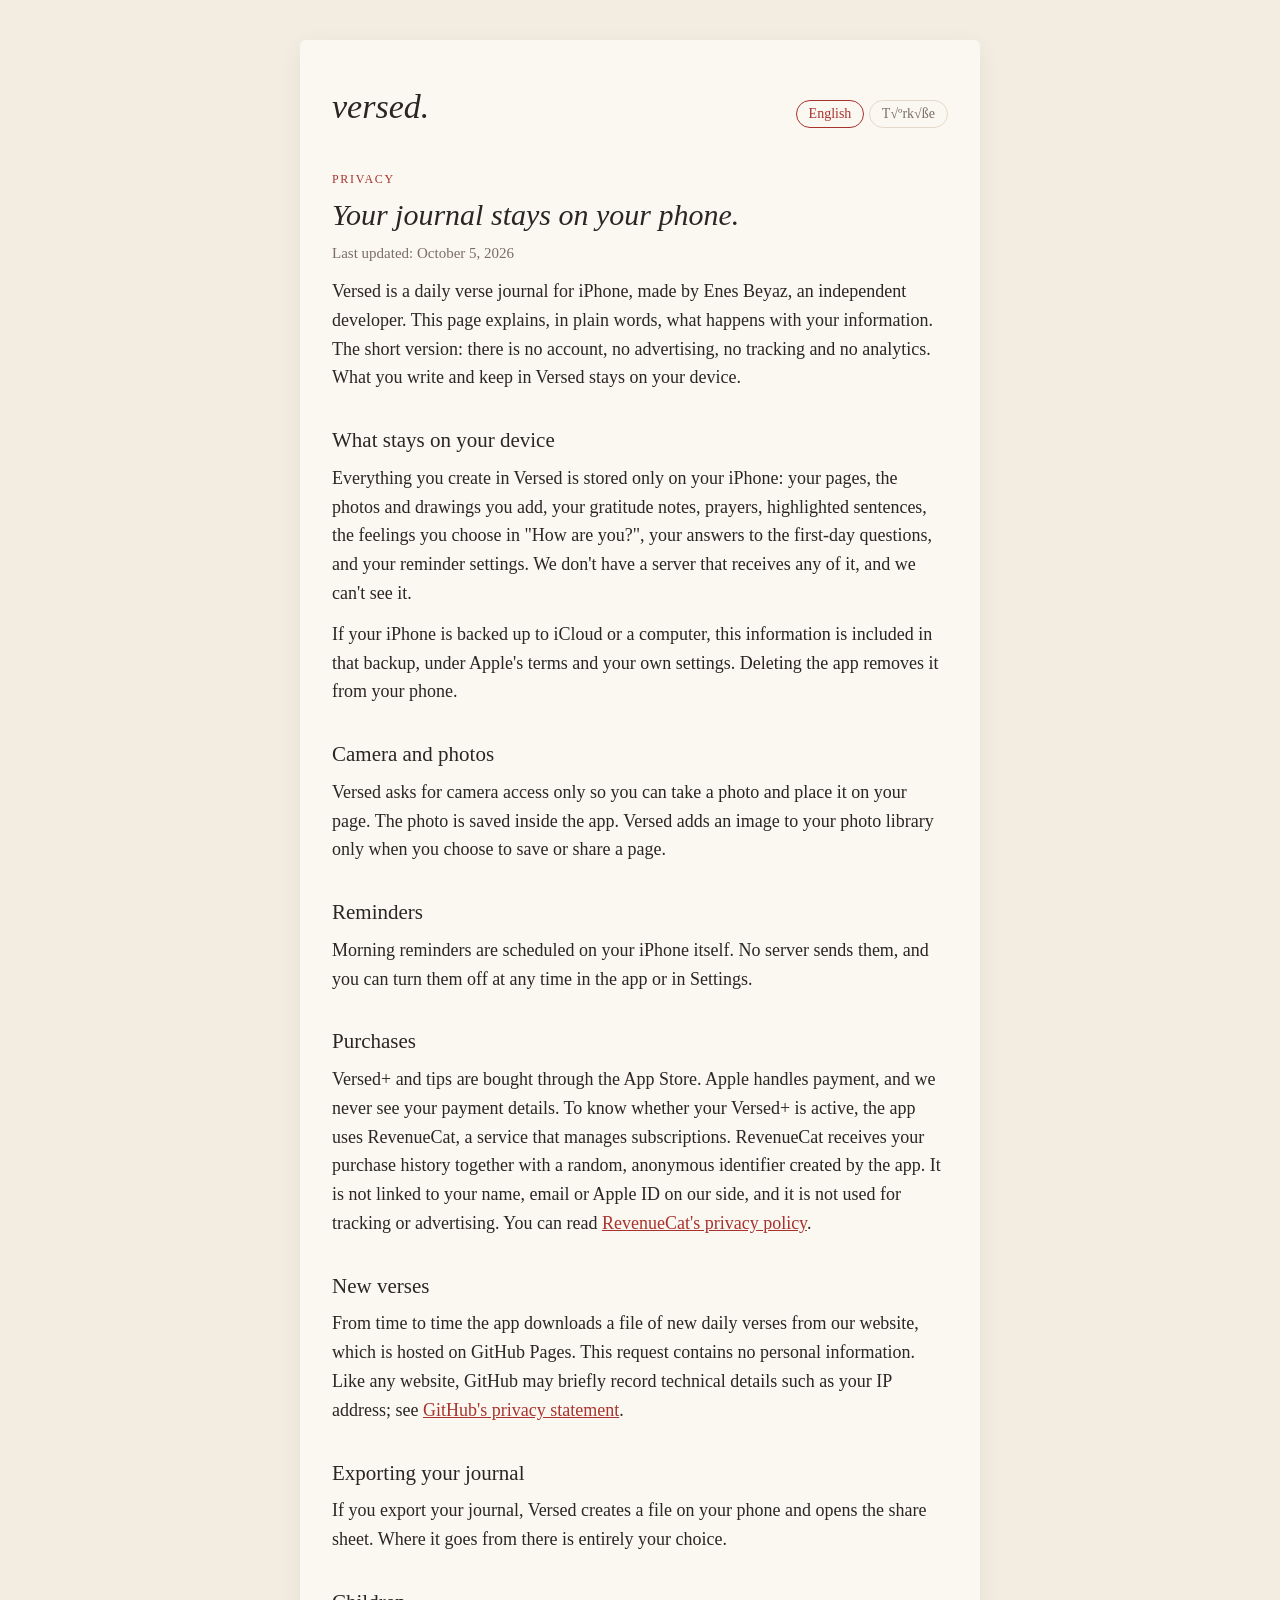
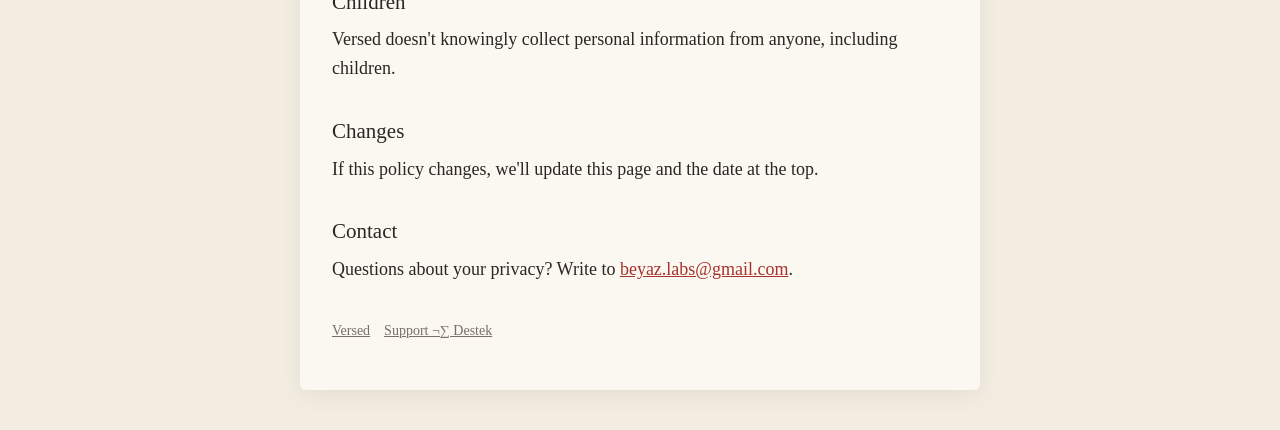
<file: index.html>
<!doctype html>
<html lang="en">
<head>
<meta charset="utf-8">
<meta name="viewport" content="width=device-width, initial-scale=1">
<title>Versed ¬∑ Privacy</title>
<meta name="description" content="Privacy policy for Versed, a daily verse journal for iPhone.">
<style>
:root {
  --paper: #f3ece0;
  --page: #fbf8f1;
  --ink: #2b2622;
  --muted: #7a6f66;
  --rubric: #a8322d;
  --rule: #e4d9c8;
}
@media (prefers-color-scheme: dark) {
  :root {
    --paper: #1c1916;
    --page: #24201c;
    --ink: #efe7da;
    --muted: #a99d90;
    --rubric: #d8645d;
    --rule: #3a332c;
  }
}
* { box-sizing: border-box; }
html { -webkit-text-size-adjust: 100%; }
body {
  margin: 0;
  background: var(--paper);
  color: var(--ink);
  font-family: "Iowan Old Style", "Palatino Linotype", Palatino, Georgia, serif;
  font-size: 18px;
  line-height: 1.6;
}
main {
  max-width: 680px;
  margin: 40px auto;
  padding: 40px 32px 48px;
  background: var(--page);
  border-radius: 6px;
  box-shadow: 0 6px 24px rgba(0, 0, 0, 0.06);
}
@media (max-width: 720px) {
  main { margin: 0; border-radius: 0; padding: 32px 16px 40px; box-shadow: none; }
}
header { display: flex; align-items: baseline; justify-content: space-between; gap: 16px; margin-bottom: 28px; }
.brand { font-size: 34px; font-style: italic; color: var(--ink); text-decoration: none; }
.lang button {
  font: inherit; font-size: 14px; background: none; border: 1px solid var(--rule);
  color: var(--muted); border-radius: 999px; padding: 2px 12px; cursor: pointer;
}
.lang button[aria-pressed="true"] { color: var(--rubric); border-color: var(--rubric); }
.label {
  font-size: 12px; letter-spacing: 0.14em; text-transform: uppercase; color: var(--rubric);
  margin: 36px 0 6px;
}
h1 { font-weight: normal; font-style: italic; font-size: 30px; line-height: 1.25; margin: 0 0 8px; }
h2 { font-weight: normal; font-size: 21px; margin: 32px 0 6px; }
p, li { margin: 0 0 12px; }
ul { padding-left: 20px; }
a { color: var(--rubric); }
.muted { color: var(--muted); font-size: 15px; }
hr { border: none; border-top: 1px solid var(--rule); margin: 32px 0; }
footer { margin-top: 36px; font-size: 14px; color: var(--muted); }
footer a { color: var(--muted); margin-right: 14px; }
section[lang]:not(.active) { display: none; }
</style>
<script>
// Shows English by default; ?lang=tr or the T√ºrk√ße button switches to Turkish.
(function () {
  var param = new URLSearchParams(location.search).get("lang");
  var lang = param === "tr" ? "tr" : "en";
  function apply(l) {
    document.documentElement.lang = l;
    document.querySelectorAll("section[lang]").forEach(function (s) {
      s.classList.toggle("active", s.getAttribute("lang") === l);
    });
    document.querySelectorAll(".lang button").forEach(function (b) {
      b.setAttribute("aria-pressed", b.dataset.lang === l ? "true" : "false");
    });
  }
  document.addEventListener("DOMContentLoaded", function () {
    document.querySelectorAll(".lang button").forEach(function (b) {
      b.addEventListener("click", function () { apply(b.dataset.lang); });
    });
    apply(lang);
  });
})();
</script>
</head>
<body>
<main>
  <header>
    <a class="brand" href="../">versed.</a>
    <div class="lang"><button data-lang="en">English</button> <button data-lang="tr">T√ºrk√ße</button></div>
  </header>

  <section lang="en">
    <div class="label">Privacy</div>
    <h1>Your journal stays on your phone.</h1>
    <p class="muted">Last updated: October 5, 2026</p>

    <p>Versed is a daily verse journal for iPhone, made by Enes Beyaz, an independent developer. This page explains, in plain words, what happens with your information. The short version: there is no account, no advertising, no tracking and no analytics. What you write and keep in Versed stays on your device.</p>

    <h2>What stays on your device</h2>
    <p>Everything you create in Versed is stored only on your iPhone: your pages, the photos and drawings you add, your gratitude notes, prayers, highlighted sentences, the feelings you choose in "How are you?", your answers to the first-day questions, and your reminder settings. We don't have a server that receives any of it, and we can't see it.</p>
    <p>If your iPhone is backed up to iCloud or a computer, this information is included in that backup, under Apple's terms and your own settings. Deleting the app removes it from your phone.</p>

    <h2>Camera and photos</h2>
    <p>Versed asks for camera access only so you can take a photo and place it on your page. The photo is saved inside the app. Versed adds an image to your photo library only when you choose to save or share a page.</p>

    <h2>Reminders</h2>
    <p>Morning reminders are scheduled on your iPhone itself. No server sends them, and you can turn them off at any time in the app or in Settings.</p>

    <h2>Purchases</h2>
    <p>Versed+ and tips are bought through the App Store. Apple handles payment, and we never see your payment details. To know whether your Versed+ is active, the app uses RevenueCat, a service that manages subscriptions. RevenueCat receives your purchase history together with a random, anonymous identifier created by the app. It is not linked to your name, email or Apple ID on our side, and it is not used for tracking or advertising. You can read <a href="https://www.revenuecat.com/privacy">RevenueCat's privacy policy</a>.</p>

    <h2>New verses</h2>
    <p>From time to time the app downloads a file of new daily verses from our website, which is hosted on GitHub Pages. This request contains no personal information. Like any website, GitHub may briefly record technical details such as your IP address; see <a href="https://docs.github.com/site-policy/privacy-policies/github-general-privacy-statement">GitHub's privacy statement</a>.</p>

    <h2>Exporting your journal</h2>
    <p>If you export your journal, Versed creates a file on your phone and opens the share sheet. Where it goes from there is entirely your choice.</p>

    <h2>Children</h2>
    <p>Versed doesn't knowingly collect personal information from anyone, including children.</p>

    <h2>Changes</h2>
    <p>If this policy changes, we'll update this page and the date at the top.</p>

    <h2>Contact</h2>
    <p>Questions about your privacy? Write to <a href="mailto:beyaz.labs@gmail.com">beyaz.labs@gmail.com</a>.</p>
  </section>

  <section lang="tr">
    <div class="label">Gizlilik</div>
    <h1>Defterin telefonunda kalƒ±r.</h1>
    <p class="muted">Son g√ºncelleme: 5 Ekim 2026</p>

    <p>Versed, baƒüƒ±msƒ±z geli≈ütirici Enes Beyaz tarafƒ±ndan yapƒ±lmƒ±≈ü, iPhone i√ßin g√ºnl√ºk bir ayet defteridir. Bu sayfa, bilgilerinle ne olduƒüunu sade bir dille anlatƒ±r. Kƒ±sacasƒ±: hesap yok, reklam yok, takip yok, analitik yok. Versed'de yazdƒ±ƒüƒ±n ve sakladƒ±ƒüƒ±n her ≈üey cihazƒ±nda kalƒ±r.</p>

    <h2>Cihazƒ±nda kalanlar</h2>
    <p>Versed'de olu≈üturduƒüun her ≈üey yalnƒ±zca iPhone'unda saklanƒ±r: sayfalarƒ±n, eklediƒüin fotoƒüraflar ve √ßizimler, ≈ü√ºk√ºr notlarƒ±n, dualarƒ±n, altƒ±nƒ± √ßizdiƒüin c√ºmleler, "Nasƒ±lsƒ±n?" b√∂l√ºm√ºnde se√ßtiƒüin hisler, ilk g√ºn sorularƒ±na verdiƒüin cevaplar ve hatƒ±rlatƒ±cƒ± ayarlarƒ±n. Bunlarƒ± alan bir sunucumuz yok ve biz g√∂remeyiz.</p>
    <p>iPhone'un iCloud'a ya da bir bilgisayara yedekleniyorsa, bu bilgiler Apple'ƒ±n ko≈üullarƒ± ve senin ayarlarƒ±n √ßer√ßevesinde o yedeƒüe dahil olur. Uygulamayƒ± silmek bunlarƒ± telefonundan kaldƒ±rƒ±r.</p>

    <h2>Kamera ve fotoƒüraflar</h2>
    <p>Versed kamera iznini yalnƒ±zca fotoƒüraf √ßekip sayfana yapƒ±≈ütƒ±rabilmen i√ßin ister. Fotoƒüraf uygulamanƒ±n i√ßinde saklanƒ±r. Versed, fotoƒüraf ar≈üivine yalnƒ±zca bir sayfayƒ± kaydetmeyi ya da payla≈ümayƒ± se√ßtiƒüinde resim ekler.</p>

    <h2>Hatƒ±rlatƒ±cƒ±lar</h2>
    <p>Sabah hatƒ±rlatƒ±cƒ±larƒ± iPhone'unun kendisinde planlanƒ±r. Hi√ßbir sunucu g√∂ndermez; uygulamadan ya da Ayarlar'dan istediƒüin zaman kapatabilirsin.</p>

    <h2>Satƒ±n almalar</h2>
    <p>Versed+ ve bah≈üi≈üler App Store √ºzerinden satƒ±n alƒ±nƒ±r. √ñdemeyi Apple yapar, √∂deme bilgilerini biz hi√ßbir zaman g√∂rmeyiz. Versed+'ƒ±n etkin olup olmadƒ±ƒüƒ±nƒ± bilmek i√ßin uygulama, abonelikleri y√∂neten bir hizmet olan RevenueCat'i kullanƒ±r. RevenueCat, satƒ±n alma ge√ßmi≈üini uygulamanƒ±n olu≈üturduƒüu rastgele, anonim bir kimlikle birlikte alƒ±r. Bu kimlik bizim tarafƒ±mƒ±zda adƒ±na, e-postana ya da Apple kimliƒüine baƒülanmaz; takip ya da reklam i√ßin kullanƒ±lmaz. <a href="https://www.revenuecat.com/privacy">RevenueCat'in gizlilik politikasƒ±nƒ±</a> okuyabilirsin.</p>

    <h2>Yeni ayetler</h2>
    <p>Uygulama zaman zaman, GitHub Pages √ºzerinde barƒ±ndƒ±rƒ±lan sitemizden yeni g√ºnl√ºk ayetlerin bulunduƒüu bir dosya indirir. Bu istek hi√ßbir ki≈üisel bilgi i√ßermez. Her web sitesinde olduƒüu gibi GitHub, IP adresin gibi teknik ayrƒ±ntƒ±larƒ± kƒ±sa s√ºreliƒüine kaydedebilir; bkz. <a href="https://docs.github.com/site-policy/privacy-policies/github-general-privacy-statement">GitHub gizlilik bildirimi</a>.</p>

    <h2>Defterini dƒ±≈üa aktarmak</h2>
    <p>Defterini dƒ±≈üa aktarƒ±rsan Versed telefonunda bir dosya olu≈üturur ve payla≈üƒ±m ekranƒ±nƒ± a√ßar. Dosyanƒ±n oradan nereye gideceƒüi tamamen senin se√ßimin.</p>

    <h2>√áocuklar</h2>
    <p>Versed, √ßocuklar dahil hi√ß kimseden bilerek ki≈üisel bilgi toplamaz.</p>

    <h2>Deƒüi≈üiklikler</h2>
    <p>Bu politika deƒüi≈üirse bu sayfayƒ± ve √ºstteki tarihi g√ºncelleriz.</p>

    <h2>ƒ∞leti≈üim</h2>
    <p>Gizliliƒüinle ilgili sorularƒ±n i√ßin <a href="mailto:beyaz.labs@gmail.com">beyaz.labs@gmail.com</a> adresine yazabilirsin.</p>
  </section>

  <footer><a href="../">Versed</a><a href="../support/">Support ¬∑ Destek</a></footer>
</main>
</body>
</html>
</file>
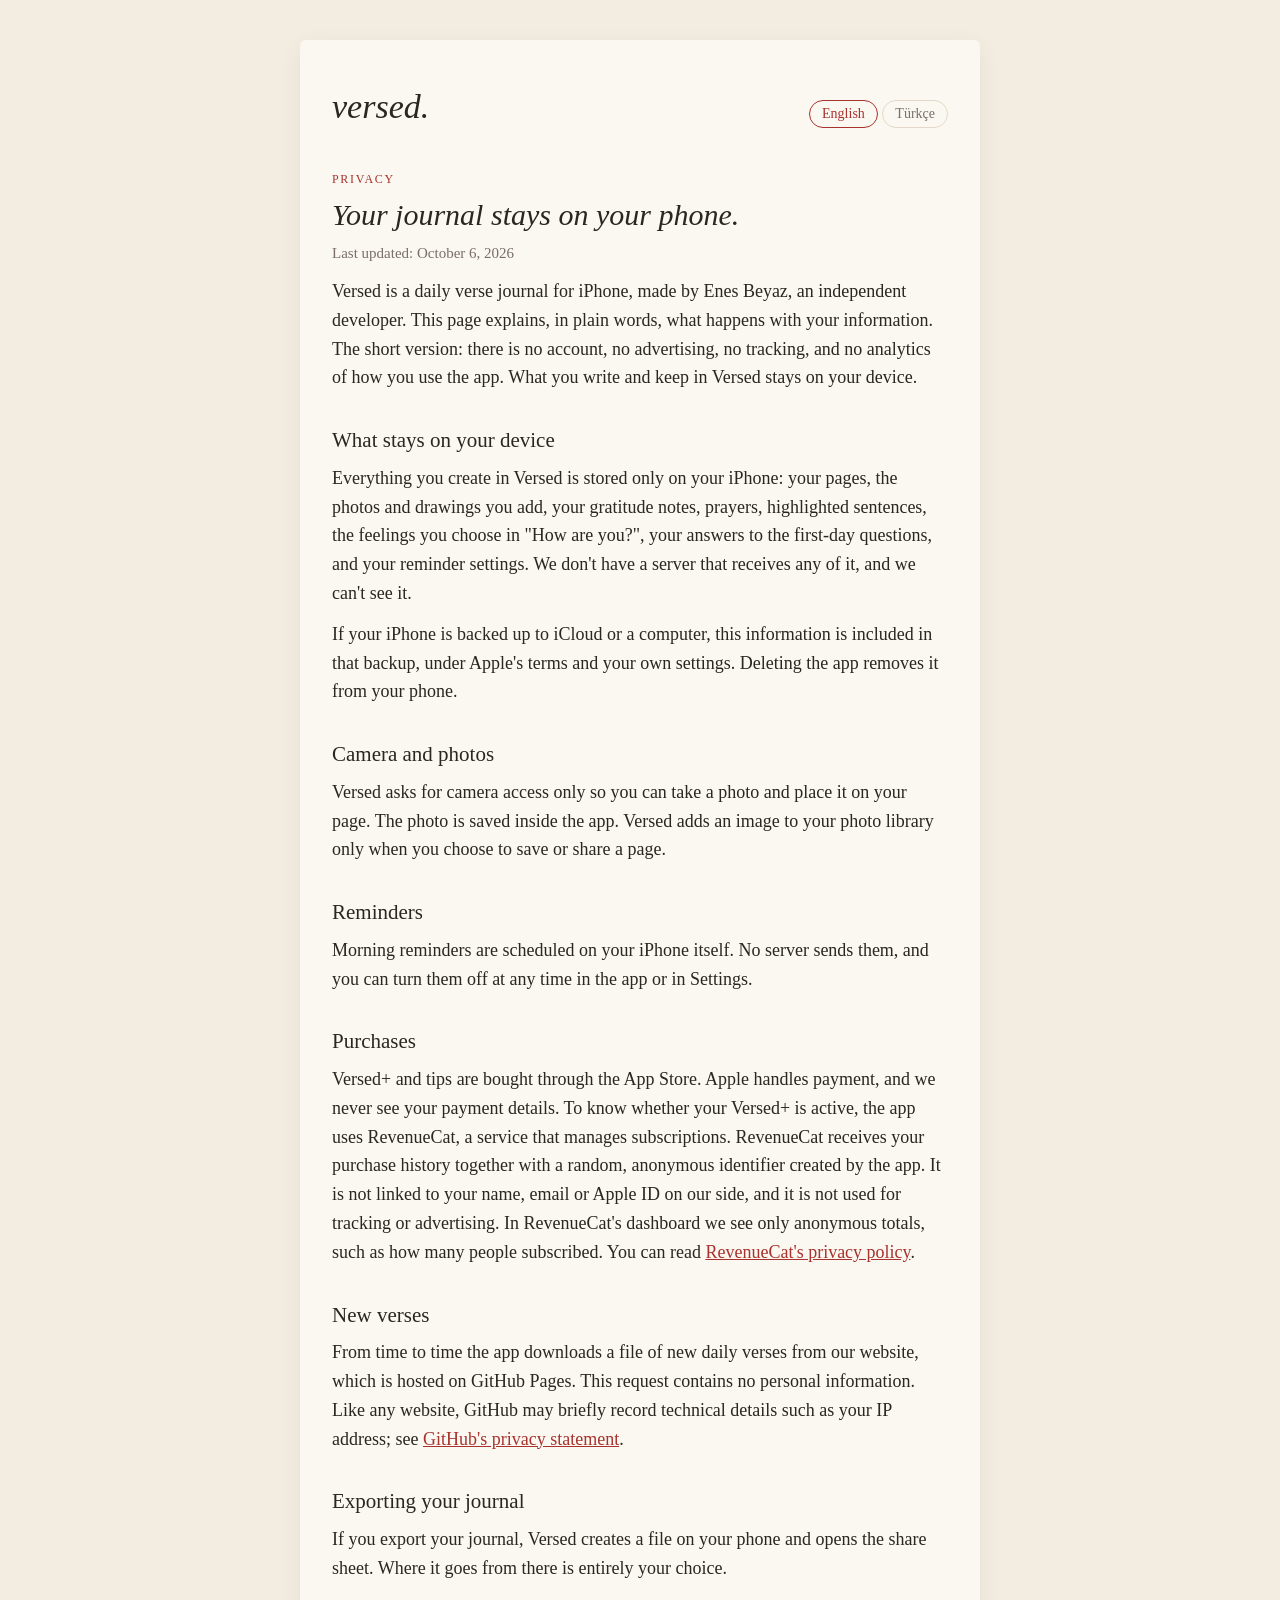
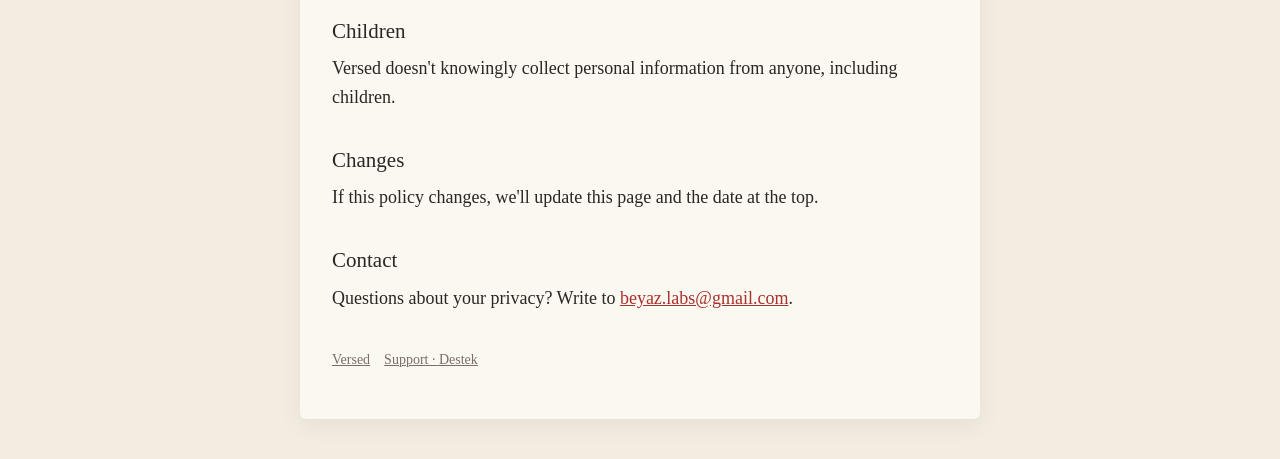
<file: privacy/index.html>
<!doctype html>
<html lang="en">
<head>
<meta charset="utf-8">
<meta name="viewport" content="width=device-width, initial-scale=1">
<title>Versed · Privacy</title>
<meta name="description" content="Privacy policy for Versed, a daily verse journal for iPhone.">
<link rel="stylesheet" href="../style.css">
<script src="../lang.js"></script>
</head>
<body>
<main>
  <header>
    <a class="brand" href="../">versed.</a>
    <div class="lang"><button data-lang="en">English</button> <button data-lang="tr">Türkçe</button></div>
  </header>

  <section lang="en">
    <div class="label">Privacy</div>
    <h1>Your journal stays on your phone.</h1>
    <p class="muted">Last updated: October 6, 2026</p>

    <p>Versed is a daily verse journal for iPhone, made by Enes Beyaz, an independent developer. This page explains, in plain words, what happens with your information. The short version: there is no account, no advertising, no tracking, and no analytics of how you use the app. What you write and keep in Versed stays on your device.</p>

    <h2>What stays on your device</h2>
    <p>Everything you create in Versed is stored only on your iPhone: your pages, the photos and drawings you add, your gratitude notes, prayers, highlighted sentences, the feelings you choose in "How are you?", your answers to the first-day questions, and your reminder settings. We don't have a server that receives any of it, and we can't see it.</p>
    <p>If your iPhone is backed up to iCloud or a computer, this information is included in that backup, under Apple's terms and your own settings. Deleting the app removes it from your phone.</p>

    <h2>Camera and photos</h2>
    <p>Versed asks for camera access only so you can take a photo and place it on your page. The photo is saved inside the app. Versed adds an image to your photo library only when you choose to save or share a page.</p>

    <h2>Reminders</h2>
    <p>Morning reminders are scheduled on your iPhone itself. No server sends them, and you can turn them off at any time in the app or in Settings.</p>

    <h2>Purchases</h2>
    <p>Versed+ and tips are bought through the App Store. Apple handles payment, and we never see your payment details. To know whether your Versed+ is active, the app uses RevenueCat, a service that manages subscriptions. RevenueCat receives your purchase history together with a random, anonymous identifier created by the app. It is not linked to your name, email or Apple ID on our side, and it is not used for tracking or advertising. In RevenueCat's dashboard we see only anonymous totals, such as how many people subscribed. You can read <a href="https://www.revenuecat.com/privacy">RevenueCat's privacy policy</a>.</p>

    <h2>New verses</h2>
    <p>From time to time the app downloads a file of new daily verses from our website, which is hosted on GitHub Pages. This request contains no personal information. Like any website, GitHub may briefly record technical details such as your IP address; see <a href="https://docs.github.com/site-policy/privacy-policies/github-general-privacy-statement">GitHub's privacy statement</a>.</p>

    <h2>Exporting your journal</h2>
    <p>If you export your journal, Versed creates a file on your phone and opens the share sheet. Where it goes from there is entirely your choice.</p>

    <h2>Children</h2>
    <p>Versed doesn't knowingly collect personal information from anyone, including children.</p>

    <h2>Changes</h2>
    <p>If this policy changes, we'll update this page and the date at the top.</p>

    <h2>Contact</h2>
    <p>Questions about your privacy? Write to <a href="mailto:beyaz.labs@gmail.com">beyaz.labs@gmail.com</a>.</p>
  </section>

  <section lang="tr">
    <div class="label">Gizlilik</div>
    <h1>Defterin telefonunda kalır.</h1>
    <p class="muted">Son güncelleme: 6 Ekim 2026</p>

    <p>Versed, bağımsız geliştirici Enes Beyaz tarafından yapılmış, iPhone için günlük bir ayet defteridir. Bu sayfa, bilgilerinle ne olduğunu sade bir dille anlatır. Kısacası: hesap yok, reklam yok, takip yok, uygulamayı nasıl kullandığına dair analiz yok. Versed'de yazdığın ve sakladığın her şey cihazında kalır.</p>

    <h2>Cihazında kalanlar</h2>
    <p>Versed'de oluşturduğun her şey yalnızca iPhone'unda saklanır: sayfaların, eklediğin fotoğraflar ve çizimler, şükür notların, duaların, altını çizdiğin cümleler, "Nasılsın?" bölümünde seçtiğin hisler, ilk gün sorularına verdiğin cevaplar ve hatırlatıcı ayarların. Bunları alan bir sunucumuz yok ve biz göremeyiz.</p>
    <p>iPhone'un iCloud'a ya da bir bilgisayara yedekleniyorsa, bu bilgiler Apple'ın koşulları ve senin ayarların çerçevesinde o yedeğe dahil olur. Uygulamayı silmek bunları telefonundan kaldırır.</p>

    <h2>Kamera ve fotoğraflar</h2>
    <p>Versed kamera iznini yalnızca fotoğraf çekip sayfana yapıştırabilmen için ister. Fotoğraf uygulamanın içinde saklanır. Versed, fotoğraf arşivine yalnızca bir sayfayı kaydetmeyi ya da paylaşmayı seçtiğinde resim ekler.</p>

    <h2>Hatırlatıcılar</h2>
    <p>Sabah hatırlatıcıları iPhone'unun kendisinde planlanır. Hiçbir sunucu göndermez; uygulamadan ya da Ayarlar'dan istediğin zaman kapatabilirsin.</p>

    <h2>Satın almalar</h2>
    <p>Versed+ ve bahşişler App Store üzerinden satın alınır. Ödemeyi Apple yapar, ödeme bilgilerini biz hiçbir zaman görmeyiz. Versed+'ın etkin olup olmadığını bilmek için uygulama, abonelikleri yöneten bir hizmet olan RevenueCat'i kullanır. RevenueCat, satın alma geçmişini uygulamanın oluşturduğu rastgele, anonim bir kimlikle birlikte alır. Bu kimlik bizim tarafımızda adına, e-postana ya da Apple kimliğine bağlanmaz; takip ya da reklam için kullanılmaz. RevenueCat panelinde yalnızca kaç kişinin abone olduğu gibi anonim toplamları görürüz. <a href="https://www.revenuecat.com/privacy">RevenueCat'in gizlilik politikasını</a> okuyabilirsin.</p>

    <h2>Yeni ayetler</h2>
    <p>Uygulama zaman zaman, GitHub Pages üzerinde barındırılan sitemizden yeni günlük ayetlerin bulunduğu bir dosya indirir. Bu istek hiçbir kişisel bilgi içermez. Her web sitesinde olduğu gibi GitHub, IP adresin gibi teknik ayrıntıları kısa süreliğine kaydedebilir; bkz. <a href="https://docs.github.com/site-policy/privacy-policies/github-general-privacy-statement">GitHub gizlilik bildirimi</a>.</p>

    <h2>Defterini dışa aktarmak</h2>
    <p>Defterini dışa aktarırsan Versed telefonunda bir dosya oluşturur ve paylaşım ekranını açar. Dosyanın oradan nereye gideceği tamamen senin seçimin.</p>

    <h2>Çocuklar</h2>
    <p>Versed, çocuklar dahil hiç kimseden bilerek kişisel bilgi toplamaz.</p>

    <h2>Değişiklikler</h2>
    <p>Bu politika değişirse bu sayfayı ve üstteki tarihi güncelleriz.</p>

    <h2>İletişim</h2>
    <p>Gizliliğinle ilgili soruların için <a href="mailto:beyaz.labs@gmail.com">beyaz.labs@gmail.com</a> adresine yazabilirsin.</p>
  </section>

  <footer><a href="../">Versed</a><a href="../support/">Support · Destek</a></footer>
</main>
</body>
</html>
</file>
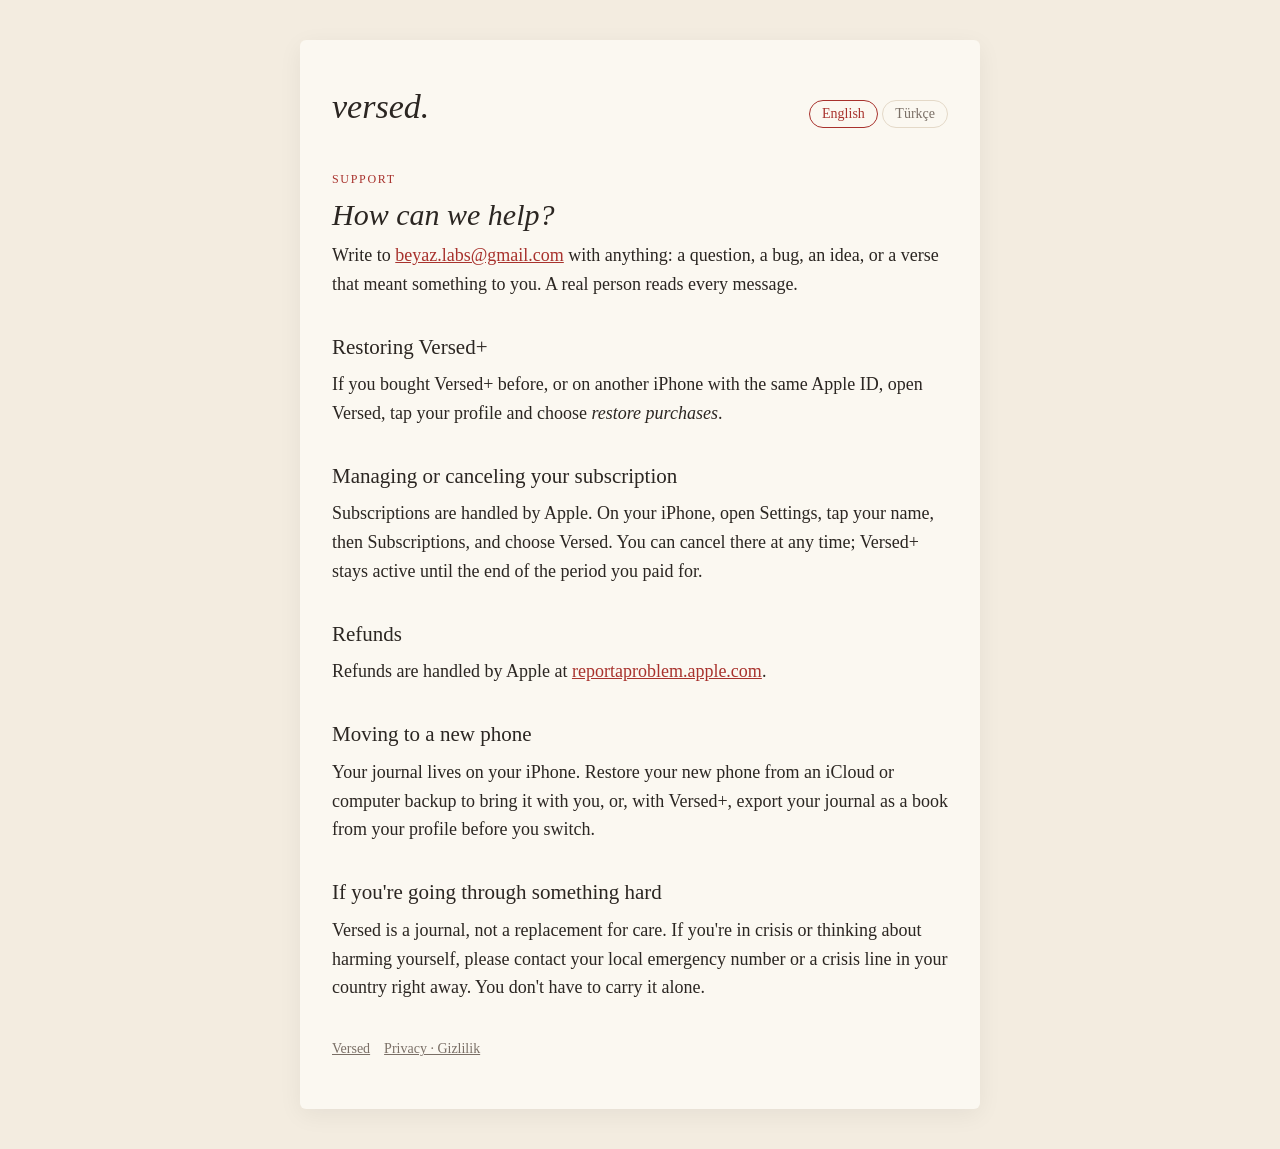
<file: support/index.html>
<!doctype html>
<html lang="en">
<head>
<meta charset="utf-8">
<meta name="viewport" content="width=device-width, initial-scale=1">
<title>Versed · Support</title>
<meta name="description" content="Help and contact for Versed, a daily verse journal for iPhone.">
<link rel="stylesheet" href="../style.css">
<script src="../lang.js"></script>
</head>
<body>
<main>
  <header>
    <a class="brand" href="../">versed.</a>
    <div class="lang"><button data-lang="en">English</button> <button data-lang="tr">Türkçe</button></div>
  </header>

  <section lang="en">
    <div class="label">Support</div>
    <h1>How can we help?</h1>
    <p>Write to <a href="mailto:beyaz.labs@gmail.com">beyaz.labs@gmail.com</a> with anything: a question, a bug, an idea, or a verse that meant something to you. A real person reads every message.</p>

    <h2>Restoring Versed+</h2>
    <p>If you bought Versed+ before, or on another iPhone with the same Apple ID, open Versed, tap your profile and choose <em>restore purchases</em>.</p>

    <h2>Managing or canceling your subscription</h2>
    <p>Subscriptions are handled by Apple. On your iPhone, open Settings, tap your name, then Subscriptions, and choose Versed. You can cancel there at any time; Versed+ stays active until the end of the period you paid for.</p>

    <h2>Refunds</h2>
    <p>Refunds are handled by Apple at <a href="https://reportaproblem.apple.com">reportaproblem.apple.com</a>.</p>

    <h2>Moving to a new phone</h2>
    <p>Your journal lives on your iPhone. Restore your new phone from an iCloud or computer backup to bring it with you, or, with Versed+, export your journal as a book from your profile before you switch.</p>

    <h2>If you're going through something hard</h2>
    <p>Versed is a journal, not a replacement for care. If you're in crisis or thinking about harming yourself, please contact your local emergency number or a crisis line in your country right away. You don't have to carry it alone.</p>
  </section>

  <section lang="tr">
    <div class="label">Destek</div>
    <h1>Nasıl yardımcı olabiliriz?</h1>
    <p>Her şey için <a href="mailto:beyaz.labs@gmail.com">beyaz.labs@gmail.com</a> adresine yazabilirsin: bir soru, bir hata, bir fikir ya da sana iyi gelen bir ayet. Her mesajı gerçek bir insan okur.</p>

    <h2>Versed+'ı geri yüklemek</h2>
    <p>Versed+'ı daha önce ya da aynı Apple kimliğiyle başka bir iPhone'da aldıysan, Versed'i aç, profiline dokun ve <em>satın alımları geri yükle</em>'yi seç.</p>

    <h2>Aboneliğini yönetmek ya da iptal etmek</h2>
    <p>Abonelikleri Apple yönetir. iPhone'unda Ayarlar'ı aç, adına dokun, ardından Abonelikler'e gir ve Versed'i seç. İstediğin zaman oradan iptal edebilirsin; Versed+ ödediğin dönemin sonuna kadar açık kalır.</p>

    <h2>İadeler</h2>
    <p>İadeleri Apple <a href="https://reportaproblem.apple.com">reportaproblem.apple.com</a> üzerinden yapar.</p>

    <h2>Yeni telefona geçmek</h2>
    <p>Defterin iPhone'unda durur. Yanında götürmek için yeni telefonunu iCloud ya da bilgisayar yedeğinden geri yükle veya Versed+ varsa geçmeden önce profilinden defterini kitap olarak dışa aktar.</p>

    <h2>Zor bir şey yaşıyorsan</h2>
    <p>Versed bir defterdir, bakımın yerini tutmaz. Kriz içindeysen ya da kendine zarar vermeyi düşünüyorsan lütfen hemen bulunduğun ülkenin acil numarasını ya da bir kriz hattını ara. Türkiye'de acil durumlar için 112'yi arayabilirsin. Bunu tek başına taşımak zorunda değilsin.</p>
  </section>

  <footer><a href="../">Versed</a><a href="../privacy/">Privacy · Gizlilik</a></footer>
</main>
</body>
</html>
</file>
<file: style.css>
:root {
  --paper: #f3ece0;
  --page: #fbf8f1;
  --ink: #2b2622;
  --muted: #7a6f66;
  --rubric: #a8322d;
  --rule: #e4d9c8;
}
@media (prefers-color-scheme: dark) {
  :root {
    --paper: #1c1916;
    --page: #24201c;
    --ink: #efe7da;
    --muted: #a99d90;
    --rubric: #d8645d;
    --rule: #3a332c;
  }
}
* { box-sizing: border-box; }
html { -webkit-text-size-adjust: 100%; }
body {
  margin: 0;
  background: var(--paper);
  color: var(--ink);
  font-family: "Iowan Old Style", "Palatino Linotype", Palatino, Georgia, serif;
  font-size: 18px;
  line-height: 1.6;
}
main {
  max-width: 680px;
  margin: 40px auto;
  padding: 40px 32px 48px;
  background: var(--page);
  border-radius: 6px;
  box-shadow: 0 6px 24px rgba(0, 0, 0, 0.06);
}
@media (max-width: 720px) {
  main { margin: 0; border-radius: 0; padding: 32px 16px 40px; box-shadow: none; }
}
header { display: flex; align-items: baseline; justify-content: space-between; gap: 16px; margin-bottom: 28px; }
.brand { font-size: 34px; font-style: italic; color: var(--ink); text-decoration: none; }
.lang button {
  font: inherit; font-size: 14px; background: none; border: 1px solid var(--rule);
  color: var(--muted); border-radius: 999px; padding: 2px 12px; cursor: pointer;
}
.lang button[aria-pressed="true"] { color: var(--rubric); border-color: var(--rubric); }
.label {
  font-size: 12px; letter-spacing: 0.14em; text-transform: uppercase; color: var(--rubric);
  margin: 36px 0 6px;
}
h1 { font-weight: normal; font-style: italic; font-size: 30px; line-height: 1.25; margin: 0 0 8px; }
h2 { font-weight: normal; font-size: 21px; margin: 32px 0 6px; }
p, li { margin: 0 0 12px; }
ul { padding-left: 20px; }
a { color: var(--rubric); }
.muted { color: var(--muted); font-size: 15px; }
hr { border: none; border-top: 1px solid var(--rule); margin: 32px 0; }
footer { margin-top: 36px; font-size: 14px; color: var(--muted); }
footer a { color: var(--muted); margin-right: 14px; }
section[lang]:not(.active) { display: none; }
</file>
